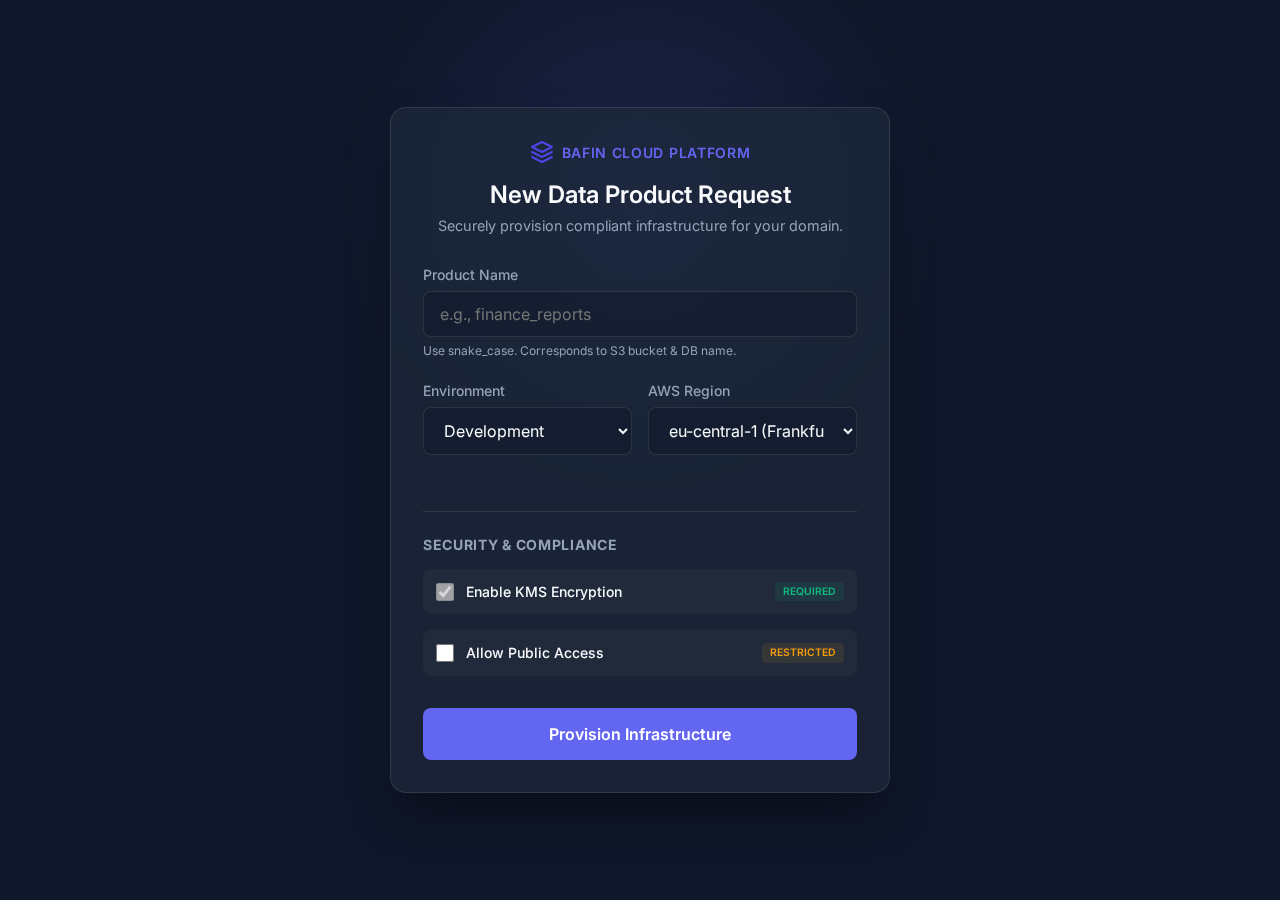
<file: web_portal/frontend/index.html>
<!DOCTYPE html>
<html lang="en">
<head>
    <meta charset="UTF-8">
    <meta name="viewport" content="width=device-width, initial-scale=1.0">
    <title>BaFin Data Platform | Self-Service</title>
    <link rel="stylesheet" href="style.css">
    <link rel="preconnect" href="https://fonts.googleapis.com">
    <link rel="preconnect" href="https://fonts.gstatic.com" crossorigin>
    <link href="https://fonts.googleapis.com/css2?family=Inter:wght@300;400;500;600&display=swap" rel="stylesheet">
</head>
<body>
    <div class="background-glow"></div>
    
    <div class="container">
        <header>
            <div class="logo">
                <svg width="24" height="24" viewBox="0 0 24 24" fill="none" xmlns="http://www.w3.org/2000/svg">
                    <path d="M12 2L2 7L12 12L22 7L12 2Z" stroke="#4F46E5" stroke-width="2" stroke-linecap="round" stroke-linejoin="round"/>
                    <path d="M2 17L12 22L22 17" stroke="#4F46E5" stroke-width="2" stroke-linecap="round" stroke-linejoin="round"/>
                    <path d="M2 12L12 17L22 12" stroke="#4F46E5" stroke-width="2" stroke-linecap="round" stroke-linejoin="round"/>
                </svg>
                <span>BaFin Cloud Platform</span>
            </div>
            <h1>New Data Product Request</h1>
            <p class="subtitle">Securely provision compliant infrastructure for your domain.</p>
        </header>

        <main>
            <form id="requestForm">
                <div class="form-group">
                    <label for="productName">Product Name</label>
                    <input type="text" id="productName" name="name" placeholder="e.g., finance_reports" required>
                    <p class="hint">Use snake_case. Corresponds to S3 bucket & DB name.</p>
                </div>

                <div class="form-row">
                    <div class="form-group">
                        <label for="environment">Environment</label>
                        <select id="environment" name="environment">
                            <option value="dev">Development</option>
                            <option value="test">Test</option>
                            <option value="prod">Production</option>
                        </select>
                    </div>
                    
                    <div class="form-group">
                        <label for="region">AWS Region</label>
                        <select id="region" name="region">
                            <option value="eu-central-1">eu-central-1 (Frankfurt)</option>
                            <option value="us-east-1">us-east-1 (N. Virginia)</option>
                            <option value="eu-west-1">eu-west-1 (Ireland)</option>
                        </select>
                    </div>
                </div>

                <div class="form-section">
                    <h3>Security & Compliance</h3>
                    
                    <div class="checkbox-group">
                        <input type="checkbox" id="encryption" name="encryption" checked disabled>
                        <label for="encryption">
                            <span>Enable KMS Encryption</span>
                            <span class="badge required">Required</span>
                        </label>
                    </div>

                    <div class="checkbox-group">
                        <input type="checkbox" id="publicAccess" name="publicAccess">
                        <label for="publicAccess">
                            <span>Allow Public Access</span>
                            <span class="badge warning">Restricted</span>
                        </label>
                    </div>
                </div>

                <div id="statusMessage" class="status-message hidden"></div>

                <button type="submit" id="submitBtn">
                    <span>Provision Infrastructure</span>
                    <div class="spinner hidden"></div>
                </button>
            </form>
        </main>
    </div>

    <script src="app.js"></script>
</body>
</html>
</file>
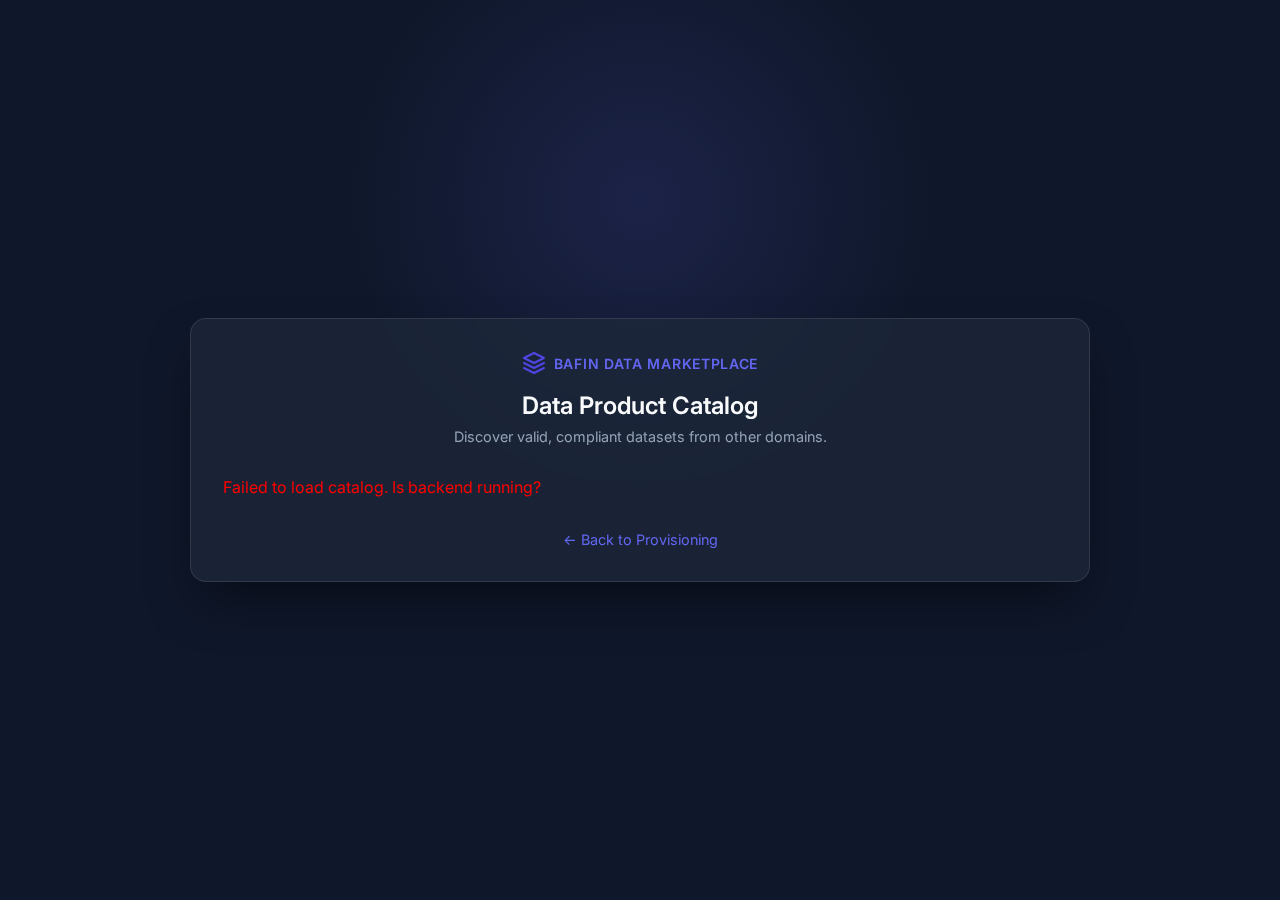
<file: web_portal/frontend/catalog.html>
<!DOCTYPE html>
<html lang="en">

<head>
    <meta charset="UTF-8">
    <meta name="viewport" content="width=device-width, initial-scale=1.0">
    <title>BaFin Data Marketplace | Catalog</title>
    <link rel="stylesheet" href="style.css">
    <link rel="preconnect" href="https://fonts.googleapis.com">
    <link rel="preconnect" href="https://fonts.gstatic.com" crossorigin>
    <link href="https://fonts.googleapis.com/css2?family=Inter:wght@300;400;500;600&display=swap" rel="stylesheet">
    <style>
        .container {
            max-width: 900px;
        }

        .grid {
            display: grid;
            grid-template-columns: repeat(auto-fill, minmax(280px, 1fr));
            gap: 1.5rem;
        }

        .card {
            background: rgba(15, 23, 42, 0.6);
            border: 1px solid var(--border);
            border-radius: 12px;
            padding: 1.5rem;
            transition: transform 0.2s, background 0.2s;
        }

        .card:hover {
            transform: translateY(-2px);
            background: rgba(30, 41, 59, 0.8);
            border-color: var(--primary);
        }

        .card h3 {
            margin-bottom: 0.5rem;
            font-size: 1.1rem;
            color: var(--text-main);
        }

        .tag {
            display: inline-block;
            padding: 0.25rem 0.5rem;
            border-radius: 4px;
            font-size: 0.75rem;
            font-weight: 600;
            margin-bottom: 1rem;
        }

        .tag.prod {
            background: rgba(16, 185, 129, 0.2);
            color: #86efac;
        }

        .tag.dev {
            background: rgba(245, 158, 11, 0.2);
            color: #fcd34d;
        }

        .actions {
            margin-top: 1rem;
        }

        .btn-outline {
            background: transparent;
            border: 1px solid var(--primary);
            color: var(--primary);
            padding: 0.5rem 1rem;
            width: 100%;
            border-radius: 6px;
            cursor: pointer;
            transition: all 0.2s;
        }

        .btn-outline:hover {
            background: var(--primary);
            color: white;
        }

        /* Modal */
        .modal {
            position: fixed;
            top: 0;
            left: 0;
            width: 100%;
            height: 100%;
            background: rgba(0, 0, 0, 0.7);
            backdrop-filter: blur(4px);
            display: flex;
            justify-content: center;
            align-items: center;
            z-index: 100;
            opacity: 0;
            pointer-events: none;
            transition: opacity 0.3s;
        }

        .modal.active {
            opacity: 1;
            pointer-events: auto;
        }

        .modal-content {
            background: #1e293b;
            padding: 2rem;
            border-radius: 12px;
            width: 100%;
            max-width: 400px;
            border: 1px solid var(--border);
        }

        .modal h2 {
            margin-bottom: 1rem;
        }

        textarea {
            width: 100%;
            background: rgba(15, 23, 42, 0.5);
            border: 1px solid var(--border);
            border-radius: 8px;
            color: white;
            padding: 0.75rem;
            margin-bottom: 1rem;
            resize: vertical;
            min-height: 80px;
        }

        .btn-group {
            display: flex;
            gap: 1rem;
        }

        .btn-cancel {
            background: transparent;
            color: var(--text-muted);
            border: 1px solid var(--border);
        }
    </style>
</head>

<body>
    <div class="background-glow"></div>

    <div class="container">
        <header>
            <div class="logo">
                <svg width="24" height="24" viewBox="0 0 24 24" fill="none" xmlns="http://www.w3.org/2000/svg">
                    <path d="M12 2L2 7L12 12L22 7L12 2Z" stroke="#4F46E5" stroke-width="2" stroke-linecap="round"
                        stroke-linejoin="round" />
                    <path d="M2 17L12 22L22 17" stroke="#4F46E5" stroke-width="2" stroke-linecap="round"
                        stroke-linejoin="round" />
                    <path d="M2 12L12 17L22 12" stroke="#4F46E5" stroke-width="2" stroke-linecap="round"
                        stroke-linejoin="round" />
                </svg>
                <span>BaFin Data Marketplace</span>
            </div>
            <h1>Data Product Catalog</h1>
            <p class="subtitle">Discover valid, compliant datasets from other domains.</p>
        </header>

        <div id="catalogGrid" class="grid">
            <!-- Items injected by JS -->
            <div class="card">Loading...</div>
        </div>

        <div style="margin-top: 2rem; text-align: center;">
            <a href="index.html" style="color: var(--primary); text-decoration: none; font-size: 0.9rem;">&larr; Back to
                Provisioning</a>
        </div>
    </div>

    <!-- Request Access Modal -->
    <div id="modal" class="modal">
        <div class="modal-content">
            <h2 id="modalTitle">Request Access</h2>
            <p style="margin-bottom: 1rem; color: var(--text-muted); font-size: 0.9rem;">You are requesting access to a
                confidential data product. This request will be logged for BaFin auditing.</p>

            <label>Reason for Access</label>
            <textarea id="requestReason" placeholder="I need this data for quarterly risk reporting..."></textarea>

            <div class="btn-group">
                <button class="btn-cancel" onclick="closeModal()">Cancel</button>
                <button onclick="submitRequest()">Submit Request</button>
            </div>
        </div>
    </div>

    <script>
        const API_URL = 'http://localhost:8000/api';
        let selectedProduct = null;

        async function loadCatalog() {
            try {
                const res = await fetch(`${API_URL}/catalog`);
                const data = await res.json();

                const grid = document.getElementById('catalogGrid');
                grid.innerHTML = '';

                data.products.forEach(p => {
                    const card = document.createElement('div');
                    card.className = 'card';
                    card.innerHTML = `
                        <h3>${p.name.replace(/_/g, ' ')}</h3>
                        <span class="tag ${p.environment}">${p.environment.toUpperCase()}</span>
                        <p style="color: var(--text-muted); font-size: 0.85rem; margin-bottom: 1rem;">
                            Domain: ${p.name}<br>
                            Region: eu-central-1
                        </p>
                        <div class="actions">
                            <button class="btn-outline" onclick="openModal('${p.name}')">Request Access</button>
                        </div>
                    `;
                    grid.appendChild(card);
                });
            } catch (err) {
                console.error(err);
                document.getElementById('catalogGrid').innerHTML = '<div style="color:red">Failed to load catalog. Is backend running?</div>';
            }
        }

        function openModal(productName) {
            selectedProduct = productName;
            document.getElementById('modalTitle').innerText = `Request Access: ${productName}`;
            document.getElementById('modal').classList.add('active');
        }

        function closeModal() {
            document.getElementById('modal').classList.remove('active');
            selectedProduct = null;
        }

        async function submitRequest() {
            const reason = document.getElementById('requestReason').value;
            if (!reason) return alert("Please provide a reason.");

            // Mocking current user role
            const mockRole = "risk_assessment";

            try {
                const res = await fetch(`${API_URL}/access`, {
                    method: 'POST',
                    headers: { 'Content-Type': 'application/json' },
                    body: JSON.stringify({
                        requester_role: mockRole,
                        target_product: selectedProduct,
                        reason: reason
                    })
                });

                const data = await res.json();
                alert(data.message);
                closeModal();
            } catch (err) {
                alert("Request failed");
            }
        }

        loadCatalog();
    </script>
</body>

</html>
</file>
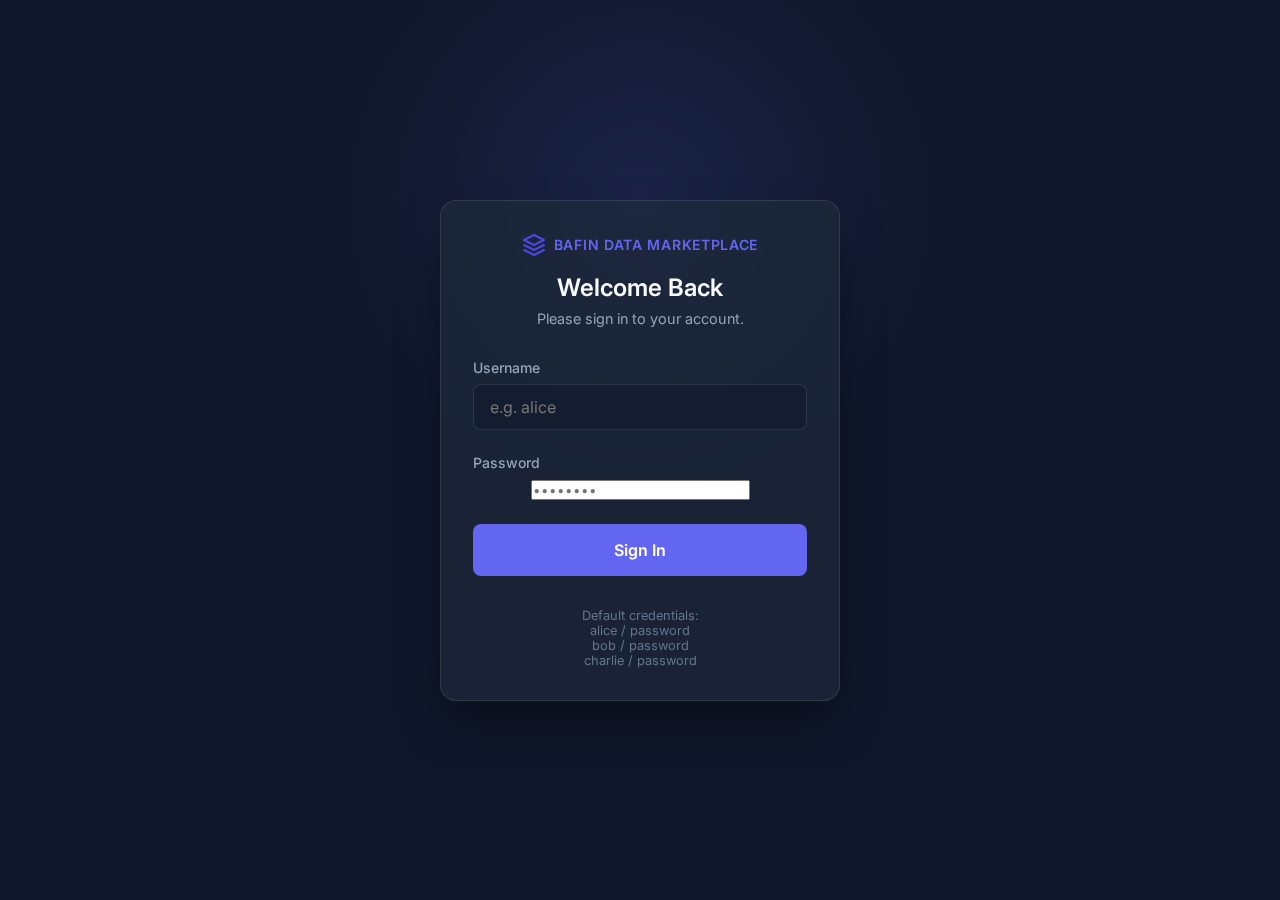
<file: web_portal/frontend/dashboard.html>
<!DOCTYPE html>
<html lang="en">

<head>
    <meta charset="UTF-8">
    <meta name="viewport" content="width=device-width, initial-scale=1.0">
    <title>BaFin Data Marketplace | Dashboard</title>
    <link rel="stylesheet" href="style.css">
    <link href="https://fonts.googleapis.com/css2?family=Inter:wght@300;400;500;600&display=swap" rel="stylesheet">
    <style>
        .container {
            max-width: 1000px;
        }

        .nav-tabs {
            display: flex;
            border-bottom: 1px solid var(--border);
            margin-bottom: 2rem;
        }

        .nav-tab {
            padding: 1rem 1.5rem;
            color: var(--text-muted);
            cursor: pointer;
            border-bottom: 2px solid transparent;
            font-weight: 500;
        }

        .nav-tab:hover {
            color: var(--text-main);
        }

        .nav-tab.active {
            color: var(--primary);
            border-bottom-color: var(--primary);
        }

        .tab-content {
            display: none;
        }

        .tab-content.active {
            display: block;
        }

        .grid {
            display: grid;
            grid-template-columns: repeat(auto-fill, minmax(280px, 1fr));
            gap: 1.5rem;
        }

        .card {
            background: rgba(15, 23, 42, 0.6);
            border: 1px solid var(--border);
            border-radius: 12px;
            padding: 1.5rem;
        }

        .user-block {
            display: flex;
            align-items: center;
            justify-content: space-between;
            margin-bottom: 1rem;
        }

        .logout-btn {
            background: none;
            border: 1px solid var(--border);
            color: var(--text-muted);
            font-size: 0.8rem;
            padding: 0.4rem 0.8rem;
            border-radius: 4px;
            cursor: pointer;
        }

        /* Notification Bell */
        .bell-wrapper {
            position: relative;
            cursor: pointer;
            margin-right: 1rem;
            color: var(--text-muted);
        }

        .bell-wrapper:hover {
            color: var(--text-main);
        }

        .badge-count {
            position: absolute;
            top: -5px;
            right: -5px;
            background: var(--error);
            color: white;
            border-radius: 50%;
            width: 16px;
            height: 16px;
            font-size: 0.65rem;
            display: flex;
            justify-content: center;
            align-items: center;
            font-weight: bold;
            border: 2px solid #1e293b;
            display: none;
        }

        .badge-count.show {
            display: flex;
        }

        /* Inbox Items */
        .inbox-item {
            background: rgba(255, 255, 255, 0.03);
            padding: 1rem;
            border-radius: 8px;
            margin-bottom: 1rem;
            border: 1px solid var(--border);
        }

        .inbox-header {
            display: flex;
            justify-content: space-between;
            margin-bottom: 0.5rem;
        }

        .inbox-actions {
            display: flex;
            gap: 0.5rem;
            margin-top: 1rem;
        }

        .btn-approve {
            background: var(--success);
            color: white;
            border: none;
            padding: 0.5rem 1rem;
            border-radius: 4px;
            cursor: pointer;
        }

        .btn-reject {
            background: var(--error);
            color: white;
            border: none;
            padding: 0.5rem 1rem;
            border-radius: 4px;
            cursor: pointer;
        }

        /* Access List */
        .access-row {
            display: flex;
            justify-content: space-between;
            padding: 1rem;
            border-bottom: 1px solid var(--border);
            align-items: center;
        }

        .status-badge {
            background: rgba(16, 185, 129, 0.2);
            color: #86efac;
            padding: 0.2rem 0.6rem;
            border-radius: 10px;
            font-size: 0.75rem;
            text-transform: uppercase;
            font-weight: bold;
        }

        /* Modal */
        .modal {
            position: fixed;
            top: 0;
            left: 0;
            width: 100%;
            height: 100%;
            background: rgba(0, 0, 0, 0.7);
            backdrop-filter: blur(4px);
            display: flex;
            justify-content: center;
            align-items: center;
            z-index: 100;
            opacity: 0;
            pointer-events: none;
            transition: opacity 0.3s;
        }

        .modal.active {
            opacity: 1;
            pointer-events: auto;
        }

        .modal-content {
            background: #1e293b;
            padding: 2rem;
            border-radius: 12px;
            width: 100%;
            max-width: 400px;
            border: 1px solid var(--border);
        }

        textarea {
            width: 100%;
            background: rgba(15, 23, 42, 0.5);
            border: 1px solid var(--border);
            border-radius: 8px;
            color: white;
            padding: 0.75rem;
            margin-bottom: 1rem;
            resize: vertical;
            min-height: 80px;
        }
    </style>
</head>

<body>
    <div class="background-glow"></div>

    <div class="container">
        <header>
            <div class="user-block">
                <div class="logo">BaFin Data Marketplace</div>
                <div style="display: flex; gap: 1rem; align-items: center;">
                    <!-- Notification Bell -->
                    <div class="bell-wrapper" onclick="switchTab('inbox')">
                        <svg width="20" height="20" viewBox="0 0 24 24" fill="none" stroke="currentColor"
                            stroke-width="2" stroke-linecap="round" stroke-linejoin="round">
                            <path d="M18 8A6 6 0 0 0 6 8c0 7-3 9-3 9h18s-3-2-3-9"></path>
                            <path d="M13.73 21a2 2 0 0 1-3.46 0"></path>
                        </svg>
                        <div id="badgeCount" class="badge-count">0</div>
                    </div>

                    <span id="welcomeMsg" style="font-size: 0.9rem; color: var(--primary);"></span>
                    <button class="logout-btn" onclick="logout()">Logout</button>
                    <a href="index.html" class="logout-btn" style="text-decoration: none;">+ New Product</a>
                </div>
            </div>

            <div class="nav-tabs">
                <div class="nav-tab active" onclick="switchTab('marketplace')">Marketplace</div>
                <div class="nav-tab" onclick="switchTab('inbox')">My Inbox (Approvals)</div>
                <div class="nav-tab" onclick="switchTab('access')">My Access</div>
            </div>
        </header>

        <!-- Tab 1: Marketplace -->
        <div id="marketplace" class="tab-content active">
            <div id="catalogGrid" class="grid">Loading...</div>
        </div>

        <!-- Tab 2: Inbox -->
        <div id="inbox" class="tab-content">
            <h3 style="margin-bottom: 1rem;">Pending Requests for Review</h3>
            <div id="inboxList">Loading...</div>
        </div>

        <!-- Tab 3: My Access -->
        <div id="access" class="tab-content">
            <h3 style="margin-bottom: 1rem;">Data Products I Can Access</h3>
            <div id="accessList">Loading...</div>
        </div>
    </div>

    <!-- Request Access Modal -->
    <div id="modal" class="modal">
        <div class="modal-content">
            <h2 id="modalTitle">Request Access</h2>
            <p style="margin-bottom: 1rem; color: var(--text-muted); font-size: 0.9rem;">Submit request to the domain
                owner.</p>
            <textarea id="requestReason" placeholder="Reason..."></textarea>
            <div style="display: flex; gap: 1rem;">
                <button onclick="closeModal()"
                    style="background: transparent; border: 1px solid var(--border); color: #94a3b8;">Cancel</button>
                <button onclick="submitRequest()"
                    style="background: var(--primary); color: white; border: none;">Submit</button>
            </div>
        </div>
    </div>

    <script>
        const API_URL = 'http://localhost:8000/api';
        const user = JSON.parse(localStorage.getItem('currentUser'));

        if (!user) window.location.href = 'login.html';
        document.getElementById('welcomeMsg').innerText = `Logged in as: ${user.user.name} (${user.user.domain})`;

        // --- Tabs ---
        function switchTab(tabId) {
            document.querySelectorAll('.nav-tab').forEach(t => t.classList.remove('active'));
            document.querySelectorAll('.tab-content').forEach(c => c.classList.remove('active'));

            // Find tab by text content approximation or index (simple map)
            const tabs = { 'marketplace': 0, 'inbox': 1, 'access': 2 };
            document.querySelectorAll('.nav-tab')[tabs[tabId]].classList.add('active');
            document.getElementById(tabId).classList.add('active');

            if (tabId === 'inbox') loadInbox();
            if (tabId === 'access') loadAccess();
        }

        function logout() {
            localStorage.removeItem('currentUser');
            window.location.href = 'login.html';
        }

        // --- Catalog ---
        let selectedProduct = null;
        async function loadCatalog() {
            const res = await fetch(`${API_URL}/catalog`);
            const data = await res.json();
            const grid = document.getElementById('catalogGrid');
            grid.innerHTML = '';
            data.products.forEach(p => {
                grid.innerHTML += `
                    <div class="card">
                        <h3>${p.name}</h3>
                        <span class="status-badge" style="background: rgba(99,102,241,0.2); color: white;">${p.environment}</span>
                        <p style="margin: 1rem 0; font-size: 0.8rem; color: #94a3b8;">Region: eu-central-1</p>
                        <button onclick="openModal('${p.name}')" style="width:100%; padding: 0.5rem; background: transparent; border: 1px solid var(--primary); color: var(--primary); border-radius: 6px; cursor: pointer;">Request Access</button>
                    </div>`;
            });
        }

        // --- Inbox ---
        async function loadInbox() {
            const res = await fetch(`${API_URL}/notifications?username=${user.username}`);
            const data = await res.json();

            const badge = document.getElementById('badgeCount');
            const count = data.requests.length;

            if (count > 0) {
                badge.innerText = count;
                badge.classList.add('show');
            } else {
                badge.classList.remove('show');
            }

            const list = document.getElementById('inboxList');
            if (count === 0) {
                list.innerHTML = '<p style="color: #64748b;">No pending requests.</p>';
                return;
            }
            list.innerHTML = '';
            data.requests.forEach(r => {
                list.innerHTML += `
                    <div class="inbox-item">
                        <div class="inbox-header">
                            <strong>${r.requester}</strong>
                            <span style="font-size: 0.8rem; color: #94a3b8;">${new Date(r.timestamp).toLocaleDateString()}</span>
                        </div>
                        <p style="font-size: 0.9rem; margin-bottom: 0.5rem;">Wants access to: <strong>${r.target_product}</strong></p>
                        <p style="font-size: 0.85rem; color: #cbd5e1; font-style: italic;">"${r.reason}"</p>
                        <div class="inbox-actions">
                            <button class="btn-approve" onclick="decide('${r.id}', 'APPROVED')">Approve</button>
                            <button class="btn-reject" onclick="decide('${r.id}', 'REJECTED')">Reject</button>
                        </div>
                    </div>`;
            });
        }

        async function decide(reqId, decision) {
            await fetch(`${API_URL}/approve`, {
                method: 'POST',
                headers: { 'Content-Type': 'application/json' },
                body: JSON.stringify({
                    username: user.username,
                    request_id: reqId,
                    decision: decision
                })
            });
            loadInbox();
        }

        // --- Access ---
        async function loadAccess() {
            const res = await fetch(`${API_URL}/access?username=${user.username}`);
            const data = await res.json();
            const list = document.getElementById('accessList');
            list.innerHTML = '';
            data.allowed_domains.forEach(d => {
                list.innerHTML += `
                    <div class="access-row">
                        <span>${d}</span>
                        <span class="status-badge">Access Granted</span>
                    </div>`;
            });
            if (data.allowed_domains.length === 0) {
                list.innerHTML = '<p style="color: #64748b;">No access granted yet.</p>';
            }
        }

        // --- Modal ---
        function openModal(item) { selectedProduct = item; document.getElementById('modal').classList.add('active'); }
        function closeModal() { document.getElementById('modal').classList.remove('active'); }
        async function submitRequest() {
            await fetch(`${API_URL}/access`, {
                method: 'POST',
                headers: { 'Content-Type': 'application/json' },
                body: JSON.stringify({
                    username: user.username,
                    target_product: selectedProduct,
                    reason: document.getElementById('requestReason').value
                })
            });
            alert('Request Submitted');
            closeModal();
        }

        // Init
        loadCatalog();
        loadInbox(); // Initialize badge count
    </script>
</body>

</html>
</file>
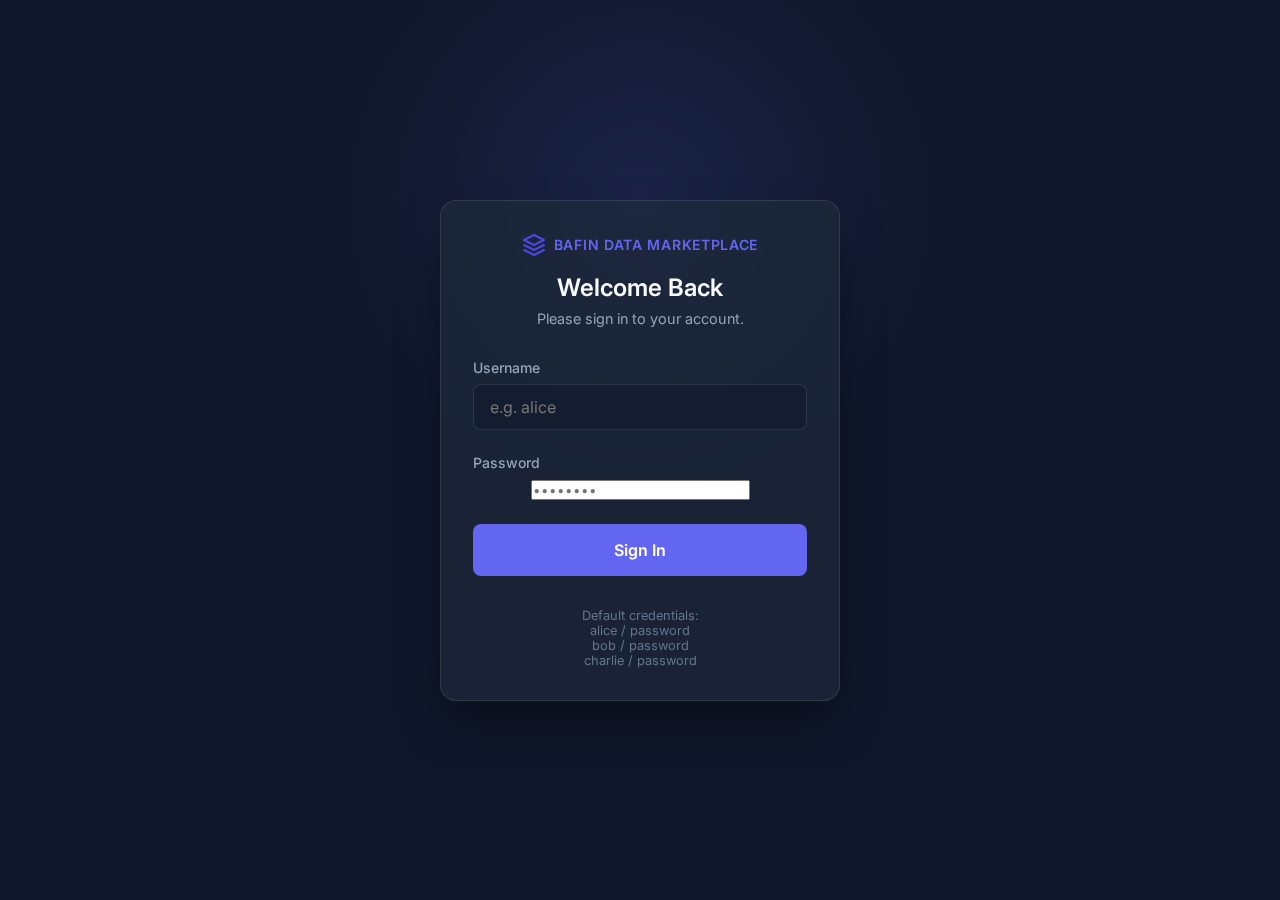
<file: web_portal/frontend/login.html>
<!DOCTYPE html>
<html lang="en">

<head>
    <meta charset="UTF-8">
    <meta name="viewport" content="width=device-width, initial-scale=1.0">
    <title>BaFin Data Marketplace | Login</title>
    <link rel="stylesheet" href="style.css">
    <link href="https://fonts.googleapis.com/css2?family=Inter:wght@300;400;600&display=swap" rel="stylesheet">
</head>

<body>
    <div class="background-glow"></div>
    <div class="container" style="max-width: 400px; text-align: center;">
        <header>
            <div class="logo" style="justify-content: center;">
                <svg width="24" height="24" viewBox="0 0 24 24" fill="none" xmlns="http://www.w3.org/2000/svg">
                    <path d="M12 2L2 7L12 12L22 7L12 2Z" stroke="#4F46E5" stroke-width="2" stroke-linecap="round"
                        stroke-linejoin="round" />
                    <path d="M2 17L12 22L22 17" stroke="#4F46E5" stroke-width="2" stroke-linecap="round"
                        stroke-linejoin="round" />
                    <path d="M2 12L12 17L22 12" stroke="#4F46E5" stroke-width="2" stroke-linecap="round"
                        stroke-linejoin="round" />
                </svg>
                <span>BaFin Data Marketplace</span>
            </div>
            <h1>Welcome Back</h1>
            <p class="subtitle">Please sign in to your account.</p>
        </header>

        <div class="login-box">
            <form id="loginForm">
                <div class="form-group">
                    <label style="text-align: left;">Username</label>
                    <input type="text" id="username" placeholder="e.g. alice" required>
                </div>
                <div class="form-group">
                    <label style="text-align: left;">Password</label>
                    <input type="password" id="password" placeholder="••••••••" required>
                </div>
                <button type="submit">Sign In</button>
            </form>
            <p id="msg" style="margin-top: 1rem; color: var(--error); font-size: 0.9rem;"></p>
        </div>

        <p style="margin-top: 2rem; color: #64748b; font-size: 0.8rem;">
            Default credentials: <br>
            alice / password <br>
            bob / password <br>
            charlie / password
        </p>
    </div>

    <script src="login.js"></script>
</body>

</html>
</file>
<file: web_portal/frontend/style.css>
:root {
    --bg-dark: #0f172a;
    --card-bg: rgba(30, 41, 59, 0.7);
    --border: rgba(255, 255, 255, 0.1);
    --primary: #6366f1;
    --primary-hover: #4f46e5;
    --text-main: #f8fafc;
    --text-muted: #94a3b8;
    --success: #10b981;
    --error: #ef4444;
    --warning: #f59e0b;
}

* {
    box-sizing: border-box;
    margin: 0;
    padding: 0;
    font-family: 'Inter', sans-serif;
}

body {
    background-color: var(--bg-dark);
    color: var(--text-main);
    display: flex;
    justify-content: center;
    align-items: center;
    min-height: 100vh;
    overflow-x: hidden;
    position: relative;
}

.background-glow {
    position: absolute;
    width: 600px;
    height: 600px;
    background: radial-gradient(circle, rgba(99, 102, 241, 0.15) 0%, rgba(15, 23, 42, 0) 70%);
    top: -100px;
    left: 50%;
    transform: translateX(-50%);
    z-index: -1;
    pointer-events: none;
}

.container {
    width: 100%;
    max-width: 500px;
    padding: 2rem;
    background: var(--card-bg);
    backdrop-filter: blur(12px);
    border: 1px solid var(--border);
    border-radius: 16px;
    box-shadow: 0 25px 50px -12px rgba(0, 0, 0, 0.5);
}

header {
    text-align: center;
    margin-bottom: 2rem;
}

.logo {
    display: flex;
    align-items: center;
    justify-content: center;
    gap: 0.5rem;
    margin-bottom: 1rem;
    font-weight: 600;
    color: var(--primary);
    text-transform: uppercase;
    letter-spacing: 0.05em;
    font-size: 0.875rem;
}

h1 {
    font-size: 1.5rem;
    font-weight: 600;
    margin-bottom: 0.5rem;
}

.subtitle {
    color: var(--text-muted);
    font-size: 0.9rem;
}

/* Form Styles */
.form-group {
    margin-bottom: 1.5rem;
}

.form-row {
    display: grid;
    grid-template-columns: 1fr 1fr;
    gap: 1rem;
}

label {
    display: block;
    font-size: 0.875rem;
    font-weight: 500;
    color: var(--text-muted);
    margin-bottom: 0.5rem;
}

input[type="text"], select {
    width: 100%;
    padding: 0.75rem 1rem;
    background: rgba(15, 23, 42, 0.5);
    border: 1px solid var(--border);
    border-radius: 8px;
    color: var(--text-main);
    font-size: 1rem;
    transition: border-color 0.2s;
}

input[type="text"]:focus, select:focus {
    outline: none;
    border-color: var(--primary);
}

.hint {
    font-size: 0.75rem;
    color: var(--text-muted);
    margin-top: 0.35rem;
}

.form-section {
    margin-top: 2rem;
    padding-top: 1.5rem;
    border-top: 1px solid var(--border);
    margin-bottom: 2rem;
}

.form-section h3 {
    font-size: 0.875rem;
    text-transform: uppercase;
    color: var(--text-muted);
    letter-spacing: 0.05em;
    margin-bottom: 1rem;
}

.checkbox-group {
    display: flex;
    align-items: center;
    margin-bottom: 1rem;
    background: rgba(255, 255, 255, 0.03);
    padding: 0.75rem;
    border-radius: 8px;
    border: 1px solid transparent;
    transition: border-color 0.2s;
}

.checkbox-group:hover {
    border-color: var(--border);
}

.checkbox-group input {
    margin-right: 0.75rem;
    width: 18px;
    height: 18px;
    accent-color: var(--primary);
}

.checkbox-group label {
    margin-bottom: 0;
    color: var(--text-main);
    display: flex;
    align-items: center;
    flex: 1;
    justify-content: space-between;
    cursor: pointer;
}

.badge {
    font-size: 0.65rem;
    text-transform: uppercase;
    padding: 0.2rem 0.5rem;
    border-radius: 4px;
    font-weight: 600;
}

.badge.required {
    background: rgba(16, 185, 129, 0.1);
    color: var(--success);
}

.badge.warning {
    background: rgba(245, 158, 11, 0.1);
    color: var(--warning);
}

button {
    width: 100%;
    padding: 1rem;
    background: var(--primary);
    color: white;
    border: none;
    border-radius: 8px;
    font-size: 1rem;
    font-weight: 600;
    cursor: pointer;
    transition: background 0.2s;
    display: flex;
    justify-content: center;
    align-items: center;
    gap: 0.5rem;
}

button:hover {
    background: var(--primary-hover);
}

/* Status Messages */
.status-message {
    padding: 1rem;
    border-radius: 8px;
    margin-bottom: 1.5rem;
    font-size: 0.9rem;
    line-height: 1.4;
    display: none;
}

.status-message.error {
    display: block;
    background: rgba(239, 68, 68, 0.1);
    border: 1px solid rgba(239, 68, 68, 0.2);
    color: #fca5a5;
}

.status-message.success {
    display: block;
    background: rgba(16, 185, 129, 0.1);
    border: 1px solid rgba(16, 185, 129, 0.2);
    color: #86efac;
}

.hidden {
    display: none !important;
}

/* Spinner */
.spinner {
    width: 16px;
    height: 16px;
    border: 2px solid rgba(255,255,255,0.3);
    border-radius: 50%;
    border-top-color: white;
    animation: spin 0.8s linear infinite;
}

@keyframes spin {
    to { transform: rotate(360deg); }
}
</file>
